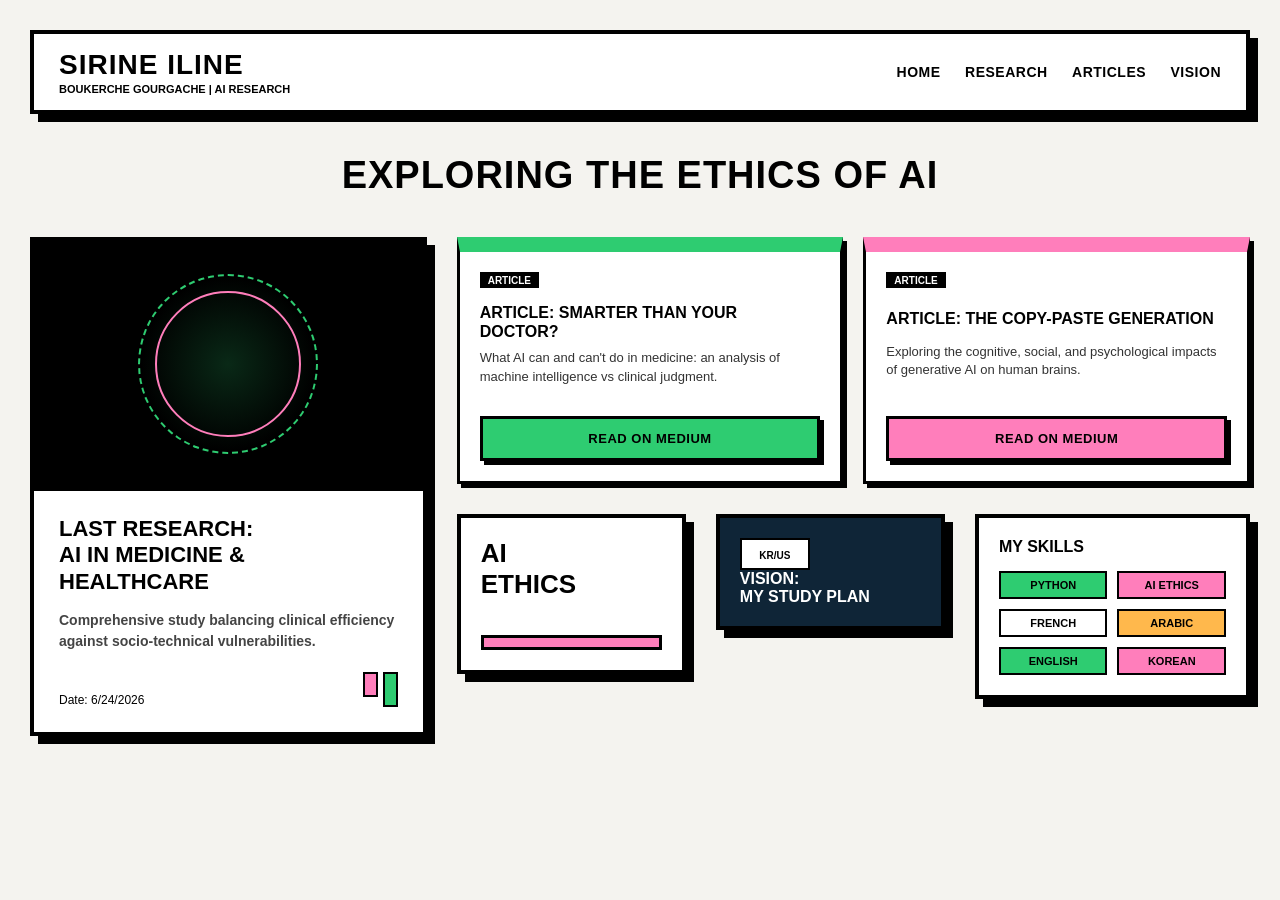
<file: index.html>
<!DOCTYPE html>
<html lang="en">
<head>
    <meta charset="UTF-8">
    <meta name="viewport" content="width=device-width, initial-scale=1.0">
    <title>Sirine | AI Research & Ethics</title>
    <link rel="stylesheet" href="style.css">
    <script src="https://identity.netlify.com/v1/netlify-identity-widget.js"></script>
</head>
<body>

    <nav class="navbar">
        <div class="brand">
            <span class="main-title">SIRINE ILINE</span>
            <span class="subtitle">BOUKERCHE GOURGACHE | AI RESEARCH</span>
        </div>
        <div class="nav-links">
            <a href="index.html">HOME</a>
            <a href="research.html">RESEARCH</a>
            <a href="articles.html">ARTICLES</a>
            <a href="vision.html">VISION</a>
        </div>
    </nav>

    <header class="main-header">
        <h1>EXPLORING THE ETHICS OF AI</h1>
    </header>

   <div class="dashboard-grid">

    <a href="paper-medicine.html" class="card-link-wrapper">
        
        <section class="main-card research-section">
            <div class="scan-container">
                <div class="brain-scan-placeholder">
                    <div class="scan-circle"></div>
                    <div class="grid-overlay"></div>
                </div>
            </div>
            <div class="card-content">
                <h2>LAST RESEARCH:<br>AI IN MEDICINE & HEALTHCARE</h2>
                <p>Comprehensive study balancing clinical efficiency against socio-technical vulnerabilities.</p>
                <div class="card-footer">
                    <span class="date">Date: 6/24/2026</span>
                    <div class="mini-graph">
                        <span class="bar bar-pink"></span>
                        <span class="bar bar-green"></span>
                    </div>
                </div>
            </div>
        </section>

    </a> <div class="right-column">
        <div class="right-column">
            
            <div class="articles-row">
    
    <article class="sub-card article-card green-top">
        <div class="article-badge">
            <span class="badge-text">ARTICLE</span>
        </div>
        <h3>ARTICLE: SMARTER THAN YOUR DOCTOR?</h3>
        <p>What AI can and can't do in medicine: an analysis of machine intelligence vs clinical judgment.</p>
        <a href="https://medium.com/@ilinesirine.boukerche/smarter-than-your-doctor-what-ai-can-and-cant-do-in-medicine-81df11a677bd" target="_blank" class="medium-btn btn-green">READ ON MEDIUM</a>
    </article>

    <article class="sub-card article-card pink-top">
        <div class="article-badge">
            <span class="badge-text">ARTICLE</span>
        </div>
        <h3>ARTICLE: THE COPY-PASTE GENERATION</h3>
        <p>Exploring the cognitive, social, and psychological impacts of generative AI on human brains.</p>
        <a href="https://medium.com/@ilinesirine.boukerche/the-effects-of-generative-ai-on-our-brains-1b8db1a6019e" target="_blank" class="medium-btn btn-pink">READ ON MEDIUM</a>
    </article>

</div>
            <div class="bottom-row">
                
                <div class="sub-card info-card ethics-card">
                    <h2>AI<br>ETHICS</h2>
                    <div class="color-stripe-pink"></div>
                </div>

               <a href="vision.html" class="card-link-wrapper">
    <div class="sub-card info-card yonsei-card">
        <div class="yonsei-badge">
            <span class="badge-text">KR/US</span>
        </div>
        <h3>VISION:<br>MY STUDY PLAN</h3>
    </div>
</a>

                <div class="sub-card skills-card">
                    <h3>MY SKILLS</h3>
                    <div class="skills-grid">
                        <span class="tag green-tag">PYTHON</span>
                        <span class="tag pink-tag">AI ETHICS</span>
                        <span class="tag white-tag">FRENCH</span>
                        <span class="tag orange-tag">ARABIC</span>
                        <span class="tag green-tag">ENGLISH</span>
                        <span class="tag pink-tag">KOREAN</span>
                    </div>
                </div>

            </div>

        </div>

    </div>

</body>
</html>
</file>
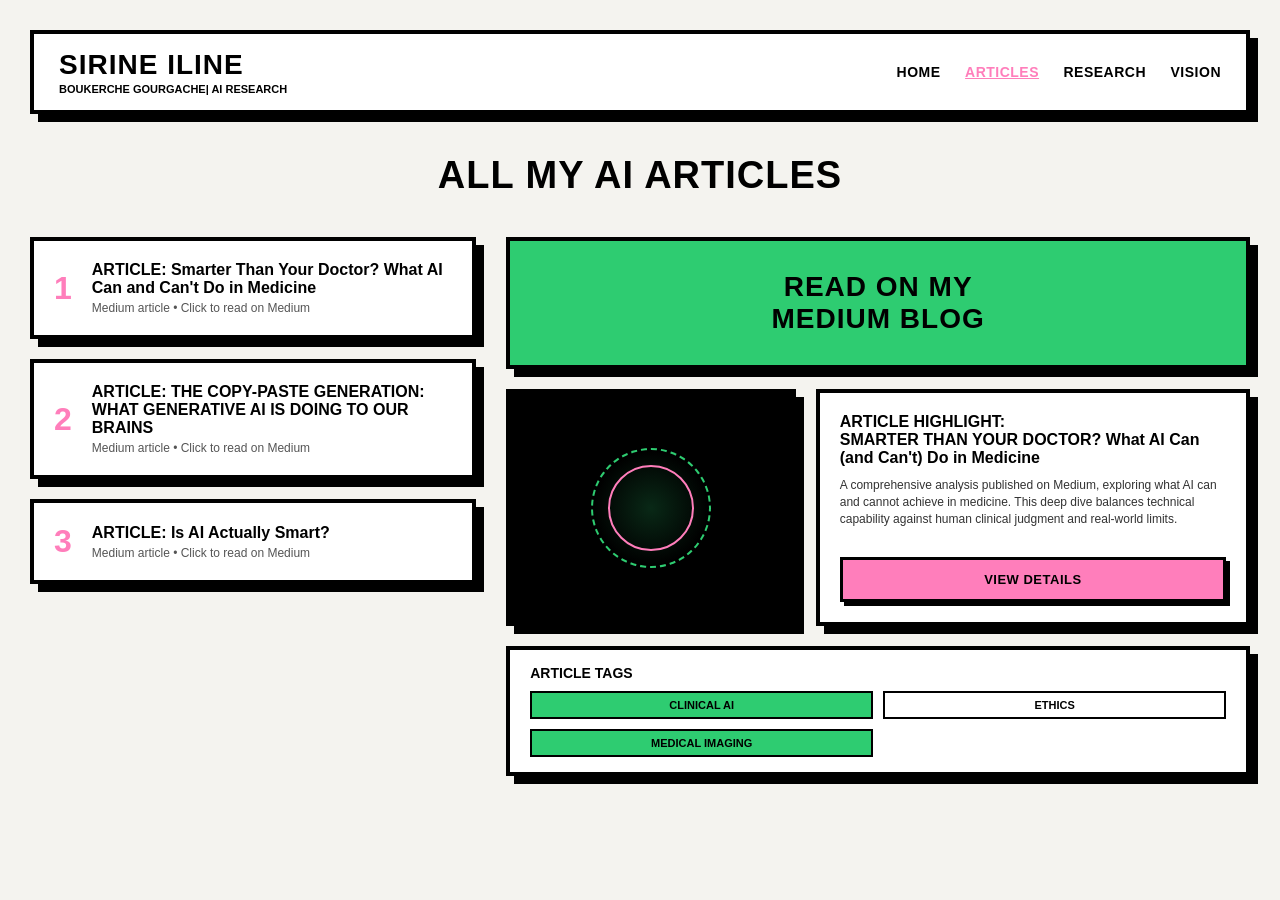
<file: articles.html>
<!DOCTYPE html>
<html lang="en">
<head>
    <meta charset="UTF-8">
    <meta name="viewport" content="width=device-width, initial-scale=1.0">
    <title>Sirine | All My AI Articles</title>
    <link rel="stylesheet" href="style.css">
</head>
<body>

    <nav class="navbar">
        <div class="brand">
            <span class="main-title">SIRINE ILINE</span>
            <span class="subtitle">BOUKERCHE GOURGACHE| AI RESEARCH</span>
        </div>
        <div class="nav-links">
            <a href="index.html">HOME</a>
            <a href="articles.html" class="active-link">ARTICLES</a>
            <a href="index.html#research">RESEARCH</a>
            <a href="vision.html">VISION</a>
        </div>
    </nav>

    <header class="main-header">
        <h1>ALL MY AI ARTICLES</h1>
    </header>

    <div class="dashboard-grid grid-articles-page">
        
        <div class="left-column-list">
            
            <div class="sub-card list-item-card">
    <div class="list-number">1</div>
    <div class="list-text">
        <h3><a href="https://medium.com/@ilinesirine.boukerche/smarter-than-your-doctor-what-ai-can-and-cant-do-in-medicine-81df11a677bd" target="_blank">ARTICLE: Smarter Than Your Doctor? What AI Can and Can't Do in Medicine</a></h3>
        <p>Medium article • Click to read on Medium</p>
    </div>
</div>

<div class="sub-card list-item-card">
    <div class="list-number">2</div>
    <div class="list-text">
        <h3><a href="https://medium.com/@ilinesirine.boukerche/the-effects-of-generative-ai-on-our-brains-1b8db1a6019e" target="_blank" style="color: black; text-decoration: none;">ARTICLE: THE COPY-PASTE GENERATION: WHAT GENERATIVE AI IS DOING TO OUR BRAINS</a></h3>
        <p>Medium article • Click to read on Medium</p>
    </div>
</div>
<div class="sub-card list-item-card">
    <div class="list-number">3</div>
    <div class="list-text">
        <h3><a href="https://medium.com/@ilinesirine.boukerche/is-ai-actually-smart-148c50c962f9" target="_blank">ARTICLE: Is AI Actually Smart?</a></h3>
        <p>Medium article • Click to read on Medium</p>
    </div>
</div>

        </div>

        <div class="right-column-content">
            
            <a href="https://medium.com/@ilinesirine.boukerche" target="_blank" class="sub-card medium-blog-banner">
                <h2>READ ON MY<br>MEDIUM BLOG</h2>
            </a>

            <div class="articles-row-split">
                
                <div class="sub-card preview-image-card">
                    <div class="brain-scan-placeholder style-dark">
                        <div class="scan-circle"></div>
                    </div>
                </div>

               <div class="sub-card highlight-detail-card">
    <h3>ARTICLE HIGHLIGHT:<br>SMARTER THAN YOUR DOCTOR? What AI Can (and Can't) Do in Medicine</h3>
    <p>A comprehensive analysis published on Medium, exploring what AI can and cannot achieve in medicine. This deep dive balances technical capability against human clinical judgment and real-world limits.</p>
    <a href="https://medium.com/@ilinesirine.boukerche/smarter-than-your-doctor-what-ai-can-and-cant-do-in-medicine-81df11a677bd" target="_blank" class="medium-btn btn-pink">VIEW DETAILS</a>
</div>
            </div>

            <div class="sub-card tags-container-card">
                <h3>ARTICLE TAGS</h3>
                <div class="skills-grid">
                    <span class="tag green-tag">CLINICAL AI</span>
                    <span class="tag white-tag">ETHICS</span>
                    <span class="tag green-tag">MEDICAL IMAGING</span>
                </div>
            </div>

        </div>

    </div>

</body>
</html>
</file>
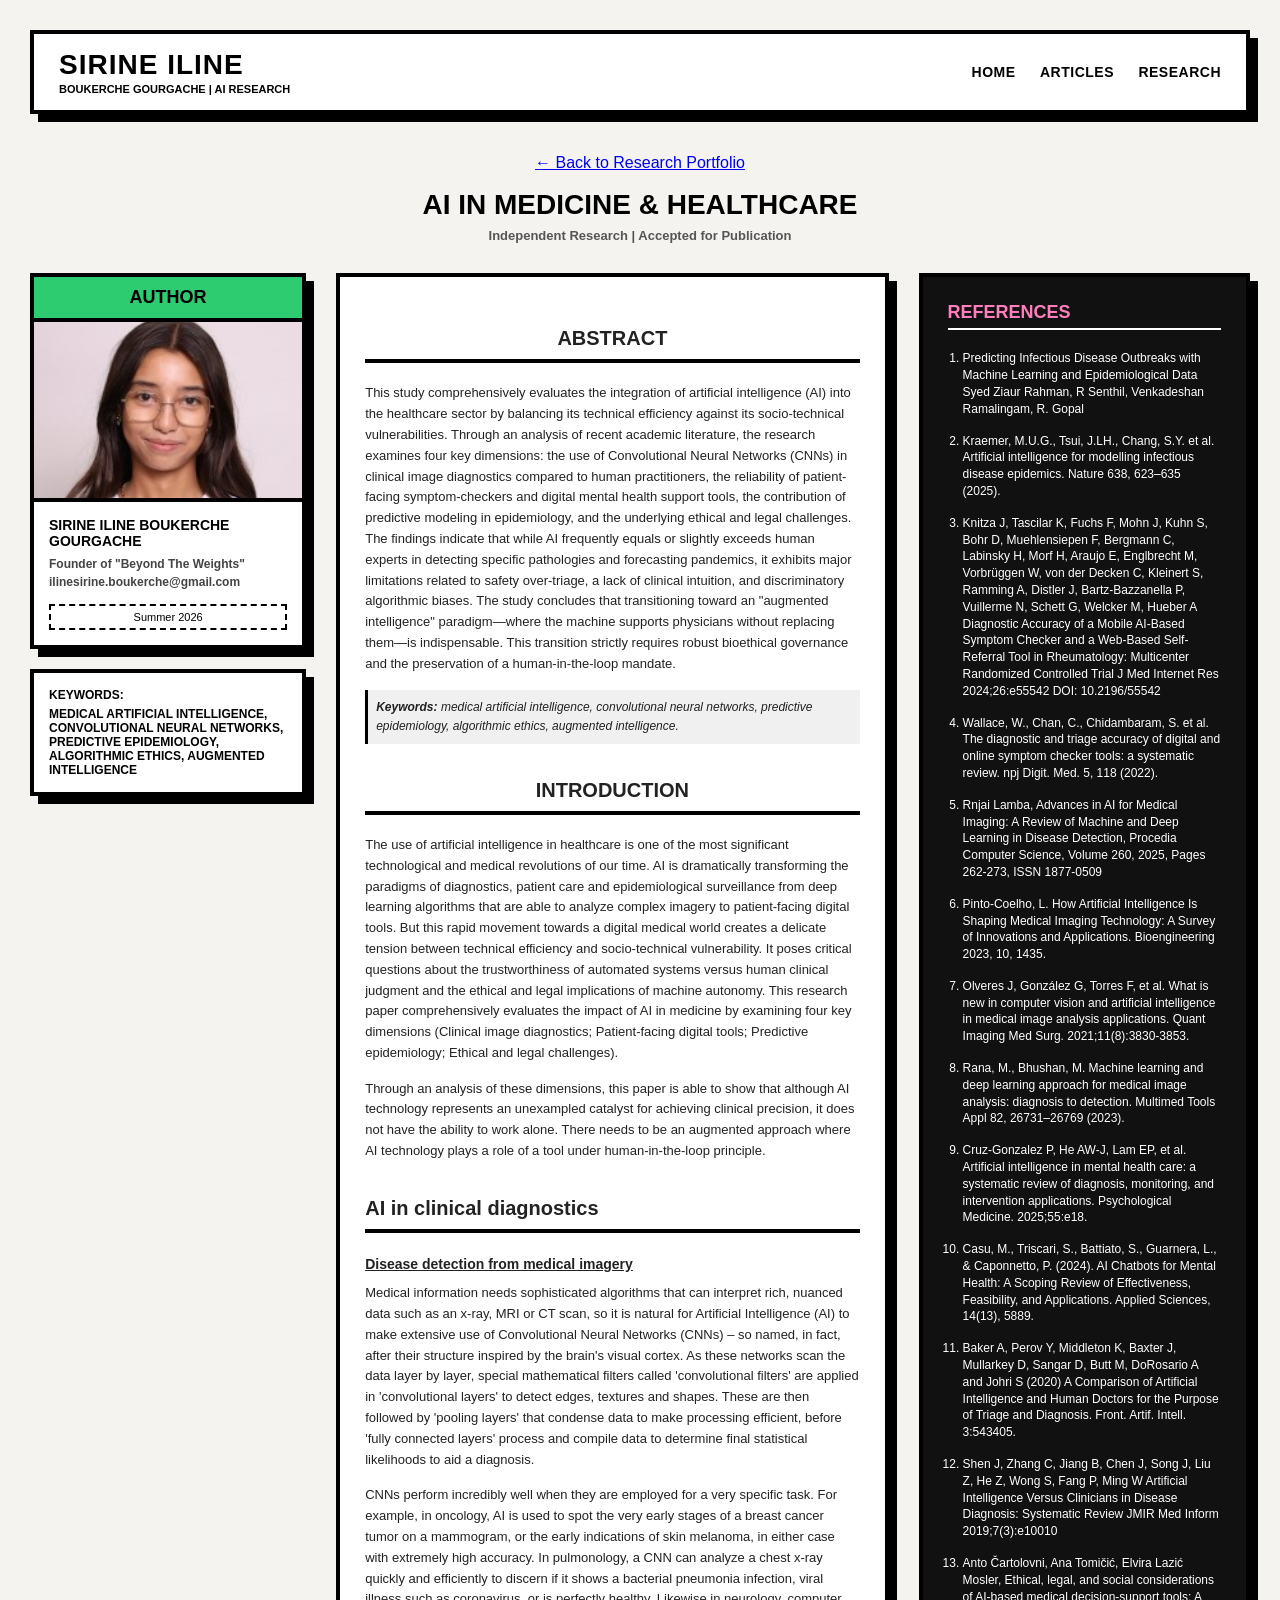
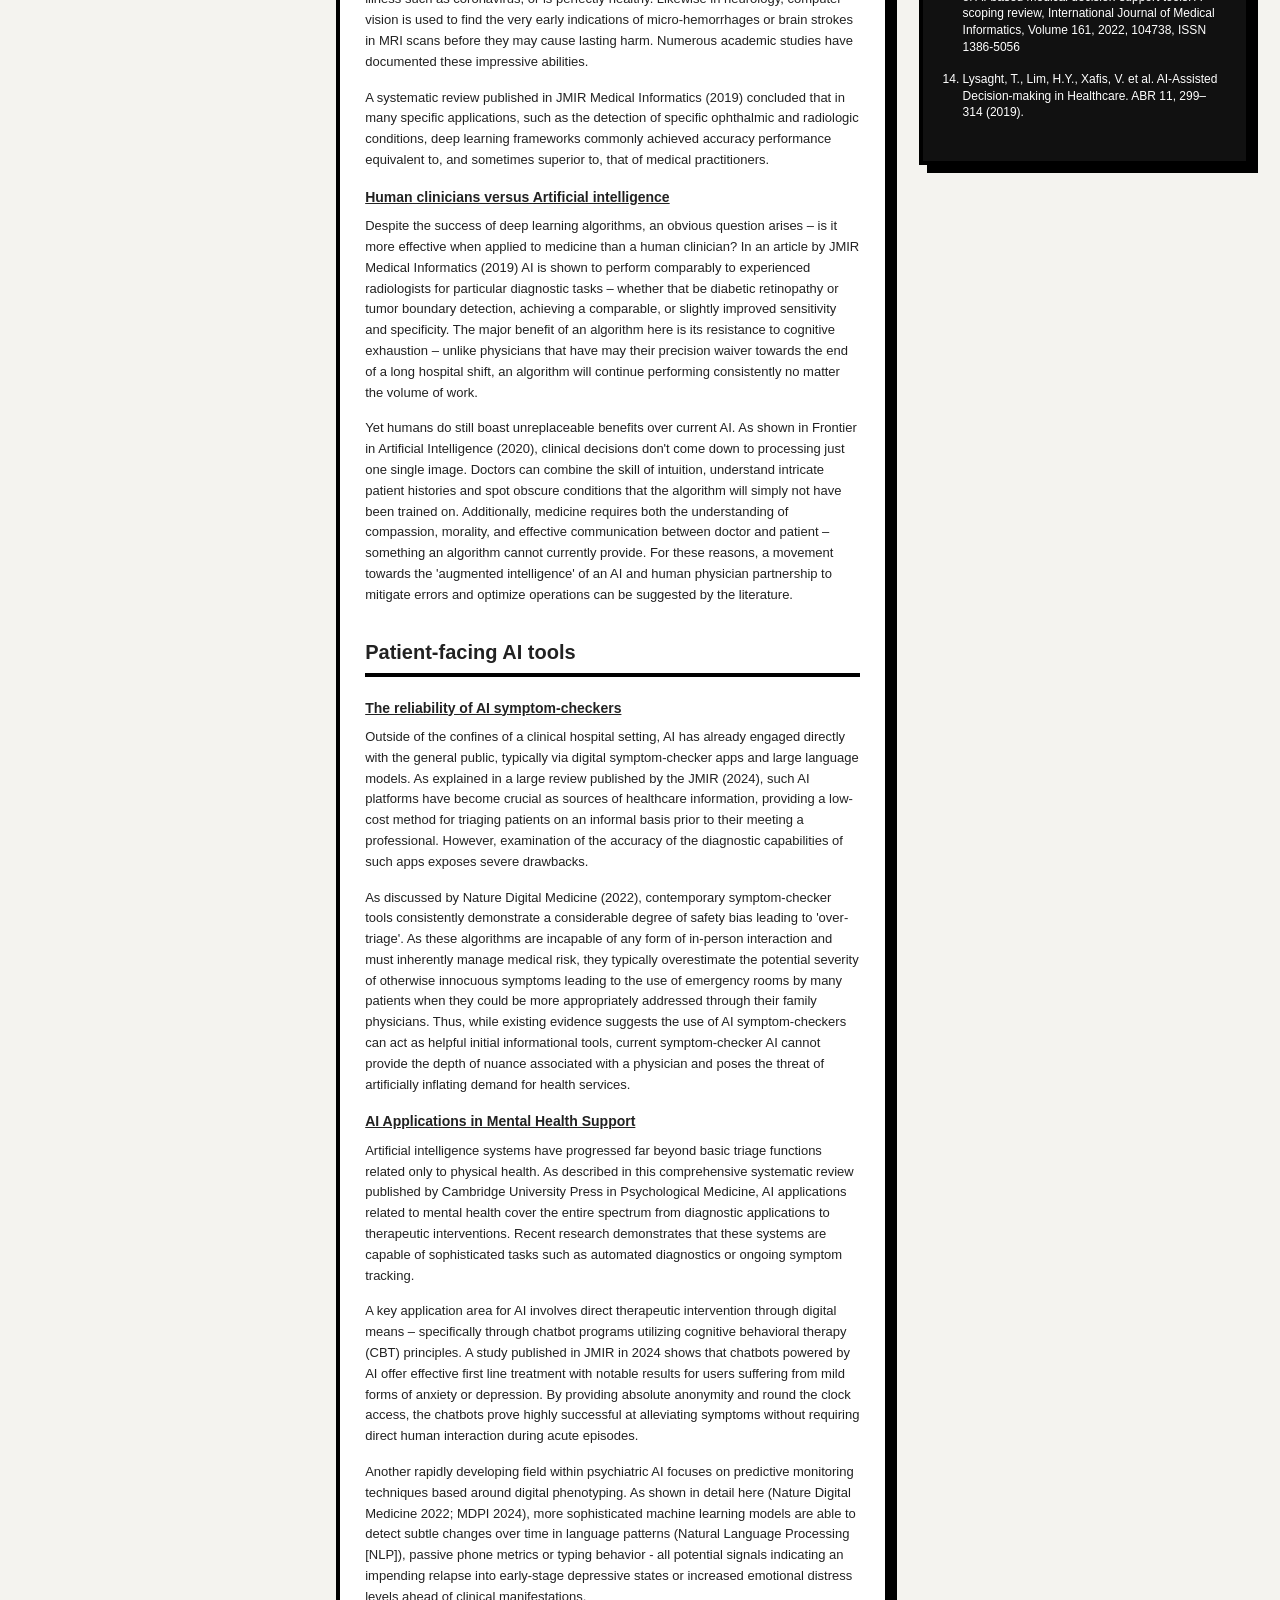
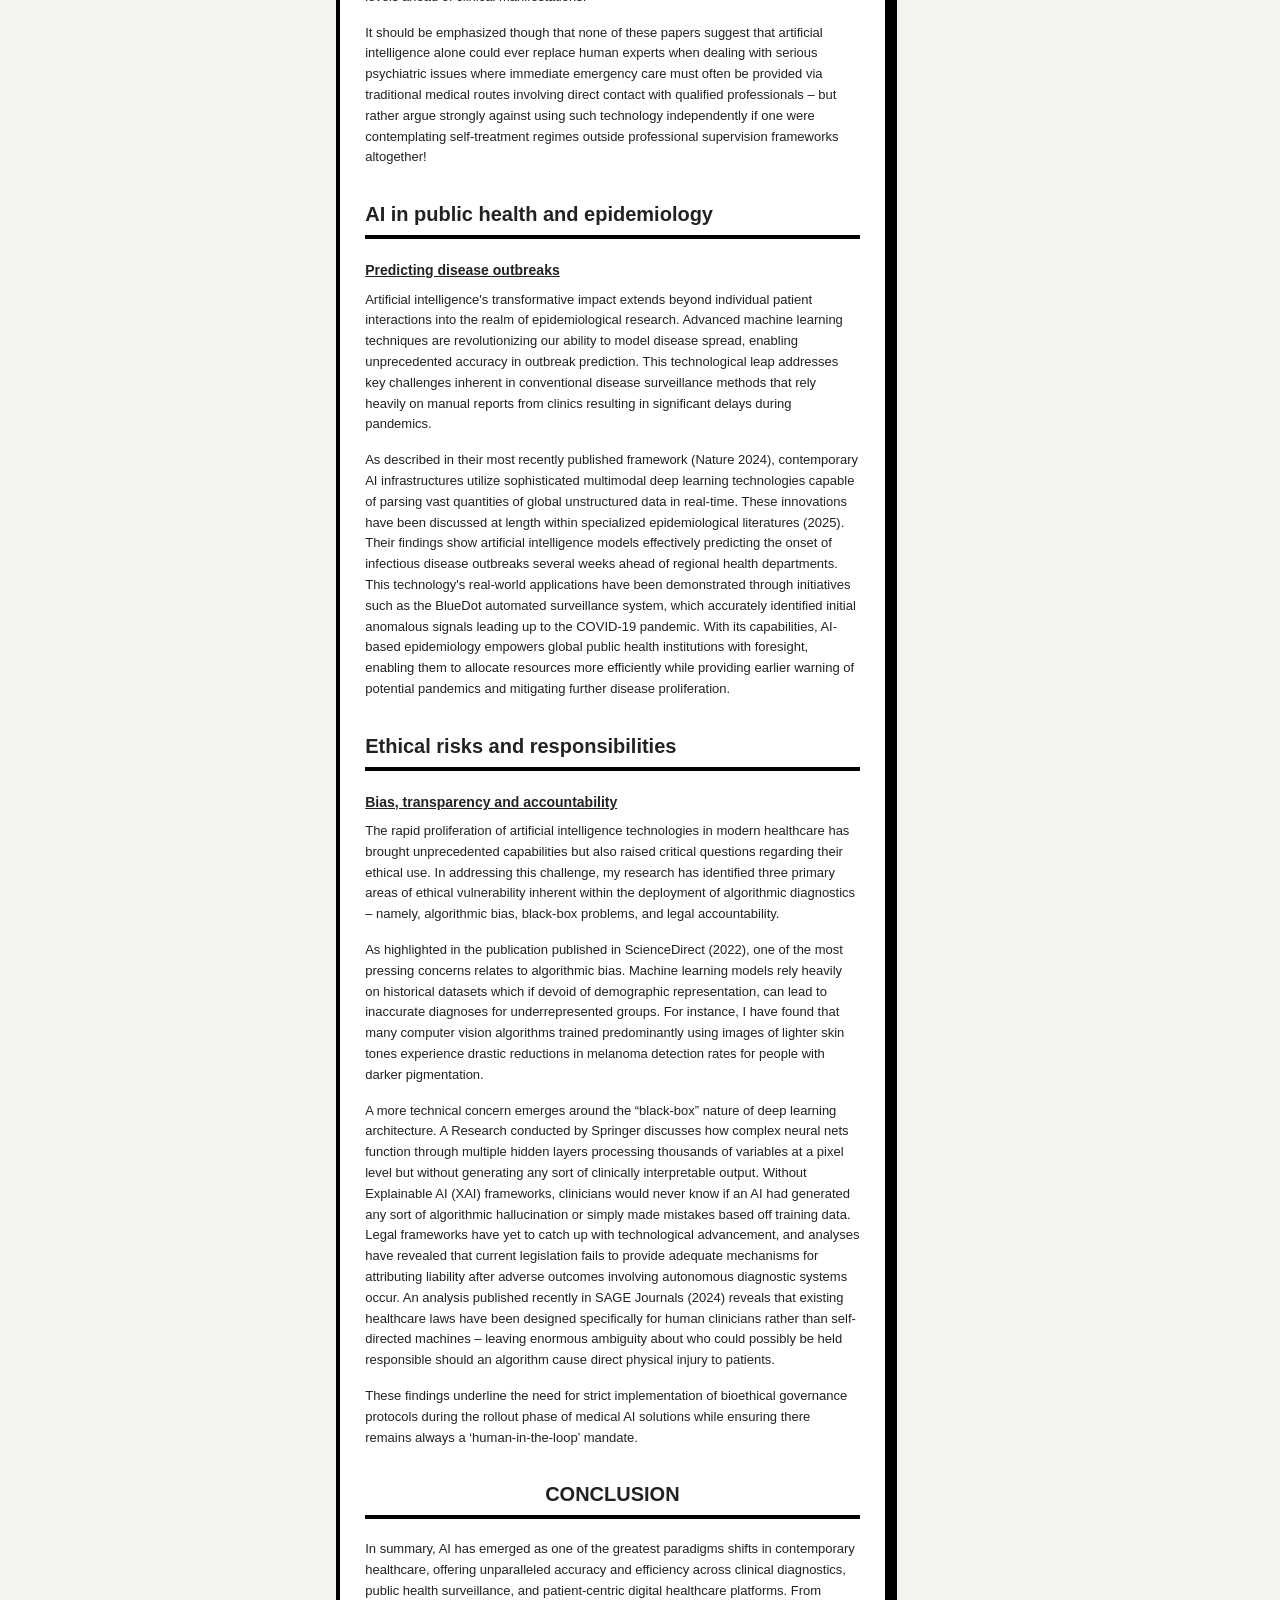
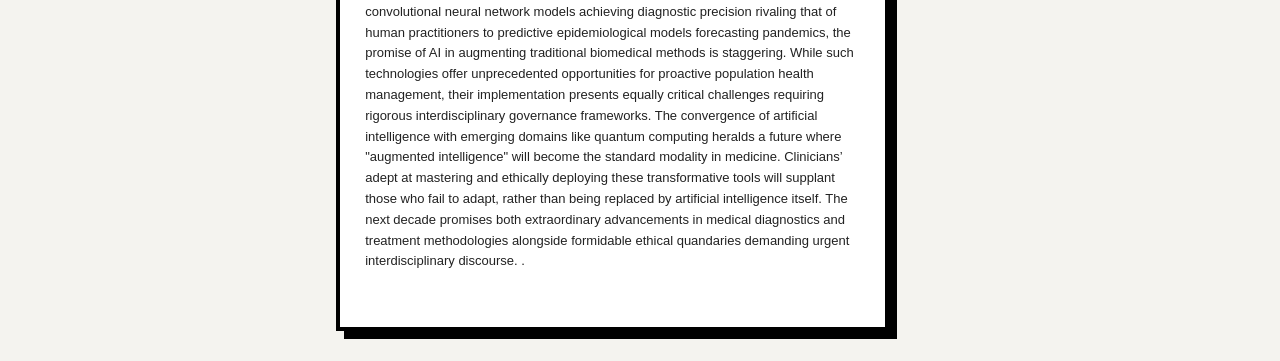
<file: paper-medicine.html>
<!DOCTYPE html>
<html lang="en">
<head>
    <meta charset="UTF-8">
    <meta name="viewport" content="width=device-width, initial-scale=1.0">
    <title>AI in Medicine | Research Paper</title>
    <link rel="stylesheet" href="style.css">
</head>
<body>

    <nav class="navbar">
        <div class="brand">
            <span class="main-title">SIRINE ILINE</span>
            <span class="subtitle">BOUKERCHE GOURGACHE | AI RESEARCH</span>
        </div>
        <div class="nav-links">
            <a href="index.html">HOME</a>
            <a href="articles.html">ARTICLES</a>
            <a href="research.html">RESEARCH</a>
        </div>
    </nav>

    <header class="paper-main-header">
        <a href="research.html" class="back-link">← Back to Research Portfolio</a>
        <h1>AI IN MEDICINE & HEALTHCARE</h1>
        <p class="paper-sub-subtitle">Independent Research | Accepted for Publication</p>
    </header>

    <div class="paper-three-columns-grid">
        
        <aside class="paper-sidebar-left">
            <div class="sub-card author-card">
                <div class="author-title-banner">AUTHOR</div>
                
                <div class="author-photo-container">
                    <img src="ma-photo2.png" alt="Sirine Iline Boukerche" class="author-img">
                </div>

                <div class="author-info-content">
                    <h3>SIRINE ILINE BOUKERCHE GOURGACHE</h3>
                    <p class="author-role">Founder of "Beyond The Weights"</p>
                    <p class="author-email">ilinesirine.boukerche@gmail.com</p>
                    <div class="author-social-badge">Summer 2026</div>
                </div>
            </div>

            <div class="sub-card core-competencies-card">
                <h3>KEYWORDS:</h3>
                <p> MEDICAL ARTIFICIAL INTELLIGENCE, CONVOLUTIONAL NEURAL NETWORKS, PREDICTIVE EPIDEMIOLOGY, ALGORITHMIC ETHICS, AUGMENTED INTELLIGENCE</p>
            </div>
        </aside>

        <main class="main-card paper-content-center-card">
            
            <div class="paper-body-scroll">
                
                <section class="paper-section">
                    <h2 class="section-title-center">Abstract</h2>
                    <p>This study comprehensively evaluates the integration of artificial intelligence (AI) into the healthcare sector by balancing its technical efficiency against its socio-technical vulnerabilities. Through an analysis of recent academic literature, the research examines four key dimensions: the use of Convolutional Neural Networks (CNNs) in clinical image diagnostics compared to human practitioners, the reliability of patient-facing symptom-checkers and digital mental health support tools, the contribution of predictive modeling in epidemiology, and the underlying ethical and legal challenges. The findings indicate that while AI frequently equals or slightly exceeds human experts in detecting specific pathologies and forecasting pandemics, it exhibits major limitations related to safety over-triage, a lack of clinical intuition, and discriminatory algorithmic biases. The study concludes that transitioning toward an "augmented intelligence" paradigm—where the machine supports physicians without replacing them—is indispensable. This transition strictly requires robust bioethical governance and the preservation of a human-in-the-loop mandate.</p>
                    <p class="paper-keywords"><strong>Keywords:</strong> medical artificial intelligence, convolutional neural networks, predictive epidemiology, algorithmic ethics, augmented intelligence.</p>
                </section>

                <section class="paper-section">
                    <h2 class="section-title-center">Introduction</h2>
                    <p>The use of artificial intelligence in healthcare is one of the most significant technological and medical revolutions of our time. AI is dramatically transforming the paradigms of diagnostics, patient care and epidemiological surveillance from deep learning algorithms that are able to analyze complex imagery to patient-facing digital tools. But this rapid movement towards a digital medical world creates a delicate tension between technical efficiency and socio-technical vulnerability. It poses critical questions about the trustworthiness of automated systems versus human clinical judgment and the ethical and legal implications of machine autonomy. This research paper comprehensively evaluates the impact of AI in medicine by examining four key dimensions (Clinical image diagnostics; Patient-facing digital tools; Predictive epidemiology; Ethical and legal challenges).</p>
                    <p>Through an analysis of these dimensions, this paper is able to show that although AI technology represents an unexampled catalyst for achieving clinical precision, it does not have the ability to work alone. There needs to be an augmented approach where AI technology plays a role of a tool under human-in-the-loop principle.</p>
                </section>

                <section class="paper-section">
                    <h2 class="paper-main-section-title">AI in clinical diagnostics</h2>
                    
                    <h3>Disease detection from medical imagery</h3>
                    <p>Medical information needs sophisticated algorithms that can interpret rich, nuanced data such as an x-ray, MRI or CT scan, so it is natural for Artificial Intelligence (AI) to make extensive use of Convolutional Neural Networks (CNNs) – so named, in fact, after their structure inspired by the brain's visual cortex. As these networks scan the data layer by layer, special mathematical filters called 'convolutional filters' are applied in 'convolutional layers' to detect edges, textures and shapes. These are then followed by 'pooling layers' that condense data to make processing efficient, before 'fully connected layers' process and compile data to determine final statistical likelihoods to aid a diagnosis.</p>
                    
                   

                    <p>CNNs perform incredibly well when they are employed for a very specific task. For example, in oncology, AI is used to spot the very early stages of a breast cancer tumor on a mammogram, or the early indications of skin melanoma, in either case with extremely high accuracy. In pulmonology, a CNN can analyze a chest x-ray quickly and efficiently to discern if it shows a bacterial pneumonia infection, viral illness such as coronavirus, or is perfectly healthy. Likewise in neurology, computer vision is used to find the very early indications of micro-hemorrhages or brain strokes in MRI scans before they may cause lasting harm. Numerous academic studies have documented these impressive abilities.</p>
                    <p>A systematic review published in JMIR Medical Informatics (2019) concluded that in many specific applications, such as the detection of specific ophthalmic and radiologic conditions, deep learning frameworks commonly achieved accuracy performance equivalent to, and sometimes superior to, that of medical practitioners.</p>
                    
                    <h3>Human clinicians versus Artificial intelligence</h3>
                    <p>Despite the success of deep learning algorithms, an obvious question arises – is it more effective when applied to medicine than a human clinician? In an article by JMIR Medical Informatics (2019) AI is shown to perform comparably to experienced radiologists for particular diagnostic tasks – whether that be diabetic retinopathy or tumor boundary detection, achieving a comparable, or slightly improved sensitivity and specificity. The major benefit of an algorithm here is its resistance to cognitive exhaustion – unlike physicians that have may their precision waiver towards the end of a long hospital shift, an algorithm will continue performing consistently no matter the volume of work.</p>
                    <p>Yet humans do still boast unreplaceable benefits over current AI. As shown in Frontier in Artificial Intelligence (2020), clinical decisions don't come down to processing just one single image. Doctors can combine the skill of intuition, understand intricate patient histories and spot obscure conditions that the algorithm will simply not have been trained on. Additionally, medicine requires both the understanding of compassion, morality, and effective communication between doctor and patient – something an algorithm cannot currently provide. For these reasons, a movement towards the 'augmented intelligence' of an AI and human physician partnership to mitigate errors and optimize operations can be suggested by the literature.</p>
                </section>

                <section class="paper-section">
                    <h2 class="paper-main-section-title">Patient-facing AI tools</h2>
                    
                    <h3>The reliability of AI symptom-checkers</h3>
                    <p>Outside of the confines of a clinical hospital setting, AI has already engaged directly with the general public, typically via digital symptom-checker apps and large language models. As explained in a large review published by the JMIR (2024), such AI platforms have become crucial as sources of healthcare information, providing a low-cost method for triaging patients on an informal basis prior to their meeting a professional. However, examination of the accuracy of the diagnostic capabilities of such apps exposes severe drawbacks.</p>
                    <p>As discussed by Nature Digital Medicine (2022), contemporary symptom-checker tools consistently demonstrate a considerable degree of safety bias leading to 'over-triage'. As these algorithms are incapable of any form of in-person interaction and must inherently manage medical risk, they typically overestimate the potential severity of otherwise innocuous symptoms leading to the use of emergency rooms by many patients when they could be more appropriately addressed through their family physicians. Thus, while existing evidence suggests the use of AI symptom-checkers can act as helpful initial informational tools, current symptom-checker AI cannot provide the depth of nuance associated with a physician and poses the threat of artificially inflating demand for health services.</p>
                    
                    <h3>AI Applications in Mental Health Support</h3>
                    <p>Artificial intelligence systems have progressed far beyond basic triage functions related only to physical health. As described in this comprehensive systematic review published by Cambridge University Press in Psychological Medicine, AI applications related to mental health cover the entire spectrum from diagnostic applications to therapeutic interventions. Recent research demonstrates that these systems are capable of sophisticated tasks such as automated diagnostics or ongoing symptom tracking.</p>
                    <p>A key application area for AI involves direct therapeutic intervention through digital means – specifically through chatbot programs utilizing cognitive behavioral therapy (CBT) principles. A study published in JMIR in 2024 shows that chatbots powered by AI offer effective first line treatment with notable results for users suffering from mild forms of anxiety or depression. By providing absolute anonymity and round the clock access, the chatbots prove highly successful at alleviating symptoms without requiring direct human interaction during acute episodes.</p>
                    <p>Another rapidly developing field within psychiatric AI focuses on predictive monitoring techniques based around digital phenotyping. As shown in detail here (Nature Digital Medicine 2022; MDPI 2024), more sophisticated machine learning models are able to detect subtle changes over time in language patterns (Natural Language Processing [NLP]), passive phone metrics or typing behavior - all potential signals indicating an impending relapse into early-stage depressive states or increased emotional distress levels ahead of clinical manifestations.</p>
                    <p>It should be emphasized though that none of these papers suggest that artificial intelligence alone could ever replace human experts when dealing with serious psychiatric issues where immediate emergency care must often be provided via traditional medical routes involving direct contact with qualified professionals – but rather argue strongly against using such technology independently if one were contemplating self-treatment regimes outside professional supervision frameworks altogether!</p>
                </section>

                <section class="paper-section">
                    <h2 class="paper-main-section-title">AI in public health and epidemiology</h2>
                    
                    <h3>Predicting disease outbreaks</h3>
                    <p>Artificial intelligence's transformative impact extends beyond individual patient interactions into the realm of epidemiological research. Advanced machine learning techniques are revolutionizing our ability to model disease spread, enabling unprecedented accuracy in outbreak prediction. This technological leap addresses key challenges inherent in conventional disease surveillance methods that rely heavily on manual reports from clinics resulting in significant delays during pandemics.</p>
                    <p>As described in their most recently published framework (Nature 2024), contemporary AI infrastructures utilize sophisticated multimodal deep learning technologies capable of parsing vast quantities of global unstructured data in real-time. These innovations have been discussed at length within specialized epidemiological literatures (2025). Their findings show artificial intelligence models effectively predicting the onset of infectious disease outbreaks several weeks ahead of regional health departments. This technology's real-world applications have been demonstrated through initiatives such as the BlueDot automated surveillance system, which accurately identified initial anomalous signals leading up to the COVID-19 pandemic. With its capabilities, AI-based epidemiology empowers global public health institutions with foresight, enabling them to allocate resources more efficiently while providing earlier warning of potential pandemics and mitigating further disease proliferation.</p>
                </section>

                <section class="paper-section">
                    <h2 class="paper-main-section-title">Ethical risks and responsibilities</h2>
                    
                    <h3>Bias, transparency and accountability</h3>
                    <p>The rapid proliferation of artificial intelligence technologies in modern healthcare has brought unprecedented capabilities but also raised critical questions regarding their ethical use. In addressing this challenge, my research has identified three primary areas of ethical vulnerability inherent within the deployment of algorithmic diagnostics – namely, algorithmic bias, black-box problems, and legal accountability.</p>
                    <p>As highlighted in the publication published in ScienceDirect (2022), one of the most pressing concerns relates to algorithmic bias. Machine learning models rely heavily on historical datasets which if devoid of demographic representation, can lead to inaccurate diagnoses for underrepresented groups. For instance, I have found that many computer vision algorithms trained predominantly using images of lighter skin tones experience drastic reductions in melanoma detection rates for people with darker pigmentation.</p>
                    <p>A more technical concern emerges around the “black-box” nature of deep learning architecture. A Research conducted by Springer discusses how complex neural nets function through multiple hidden layers processing thousands of variables at a pixel level but without generating any sort of clinically interpretable output. Without Explainable AI (XAI) frameworks, clinicians would never know if an AI had generated any sort of algorithmic hallucination or simply made mistakes based off training data. Legal frameworks have yet to catch up with technological advancement, and analyses have revealed that current legislation fails to provide adequate mechanisms for attributing liability after adverse outcomes involving autonomous diagnostic systems occur. An analysis published recently in SAGE Journals (2024) reveals that existing healthcare laws have been designed specifically for human clinicians rather than self-directed machines – leaving enormous ambiguity about who could possibly be held responsible should an algorithm cause direct physical injury to patients.</p>
                    <p>These findings underline the need for strict implementation of bioethical governance protocols during the rollout phase of medical AI solutions while ensuring there remains always a ‘human-in-the-loop’ mandate.</p>
                </section>

                <section class="paper-section">
                    <h2 class="section-title-center">Conclusion</h2>
                    <p>In summary, AI has emerged as one of the greatest paradigms shifts in contemporary healthcare, offering unparalleled accuracy and efficiency across clinical diagnostics, public health surveillance, and patient-centric digital healthcare platforms. From convolutional neural network models achieving diagnostic precision rivaling that of human practitioners to predictive epidemiological models forecasting pandemics, the promise of AI in augmenting traditional biomedical methods is staggering. While such technologies offer unprecedented opportunities for proactive population health management, their implementation presents equally critical challenges requiring rigorous interdisciplinary governance frameworks.
The convergence of artificial intelligence with emerging domains like quantum computing heralds a future where "augmented intelligence" will become the standard modality in medicine. Clinicians’ adept at mastering and ethically deploying these transformative tools will supplant those who fail to adapt, rather than being replaced by artificial intelligence itself. The next decade promises both extraordinary advancements in medical diagnostics and treatment methodologies alongside formidable ethical quandaries demanding urgent interdisciplinary discourse.
.</p>
                </section>

            </div>
        </main>

        <aside class="paper-sidebar-right">
            <div class="sub-card references-card">
                <h3>REFERENCES</h3>
                <ol class="references-list">
                    <li>Predicting Infectious Disease Outbreaks with Machine Learning and Epidemiological Data Syed Ziaur Rahman, R Senthil, Venkadeshan Ramalingam, R. Gopal </li>
                    <li>Kraemer, M.U.G., Tsui, J.LH., Chang, S.Y. et al. Artificial intelligence for modelling infectious disease epidemics. Nature 638, 623–635 (2025). </li>
                    <li>Knitza J, Tascilar K, Fuchs F, Mohn J, Kuhn S, Bohr D, Muehlensiepen F, Bergmann C, Labinsky H, Morf H, Araujo E, Englbrecht M, Vorbrüggen W, von der Decken C, Kleinert S, Ramming A, Distler J, Bartz-Bazzanella P, Vuillerme N, Schett G, Welcker M, Hueber A Diagnostic Accuracy of a Mobile AI-Based Symptom Checker and a Web-Based Self-Referral Tool in Rheumatology: Multicenter Randomized Controlled Trial 
J Med Internet Res 2024;26:e55542
DOI: 10.2196/55542
</li>
                    <li>Wallace, W., Chan, C., Chidambaram, S. et al. The diagnostic and triage accuracy of digital and online symptom checker tools: a systematic review. npj Digit. Med. 5, 118 (2022).</li>
                    <li>Rnjai Lamba, Advances in AI for Medical Imaging: A Review of Machine and Deep Learning in Disease Detection, Procedia Computer Science, Volume 260, 2025, Pages 262-273, ISSN 1877-0509</li>
                    <li>Pinto-Coelho, L. How Artificial Intelligence Is Shaping Medical Imaging Technology: A Survey of Innovations and Applications. Bioengineering 2023, 10, 1435.</li>
                    <li>Olveres J, González G, Torres F, et al. What is new in computer vision and artificial intelligence in medical image analysis applications. Quant Imaging Med Surg. 2021;11(8):3830-3853. </li>
                    <li>Rana, M., Bhushan, M. Machine learning and deep learning approach for medical image analysis: diagnosis to detection. Multimed Tools Appl 82, 26731–26769 (2023).</li>
                    <li>Cruz-Gonzalez P, He AW-J, Lam EP, et al. Artificial intelligence in mental health care: a systematic review of diagnosis, monitoring, and intervention applications. Psychological Medicine. 2025;55:e18.</li>
                    <li>Casu, M., Triscari, S., Battiato, S., Guarnera, L., & Caponnetto, P. (2024). AI Chatbots for Mental Health: A Scoping Review of Effectiveness, Feasibility, and Applications. Applied Sciences, 14(13), 5889.</li>
                    <li>Baker A, Perov Y, Middleton K, Baxter J, Mullarkey D, Sangar D, Butt M, DoRosario A and Johri S (2020) A Comparison of Artificial Intelligence and Human Doctors for the Purpose of Triage and Diagnosis. Front. Artif. Intell. 3:543405.</li>
                    <li>Shen J, Zhang C, Jiang B, Chen J, Song J, Liu Z, He Z, Wong S, Fang P, Ming W Artificial Intelligence Versus Clinicians in Disease Diagnosis: Systematic Review JMIR Med Inform 2019;7(3):e10010</li>
                    <li>Anto Čartolovni, Ana Tomičić, Elvira Lazić Mosler, Ethical, legal, and social considerations of AI-based medical decision-support tools: A scoping review, International Journal of Medical Informatics, Volume 161, 2022, 104738, ISSN 1386-5056</li>
                    <li>Lysaght, T., Lim, H.Y., Xafis, V. et al. AI-Assisted Decision-making in Healthcare. ABR 11, 299–314 (2019).</li>
                </ol>
            </div>
        </aside>

    </div>

</body>
</html>
</file>
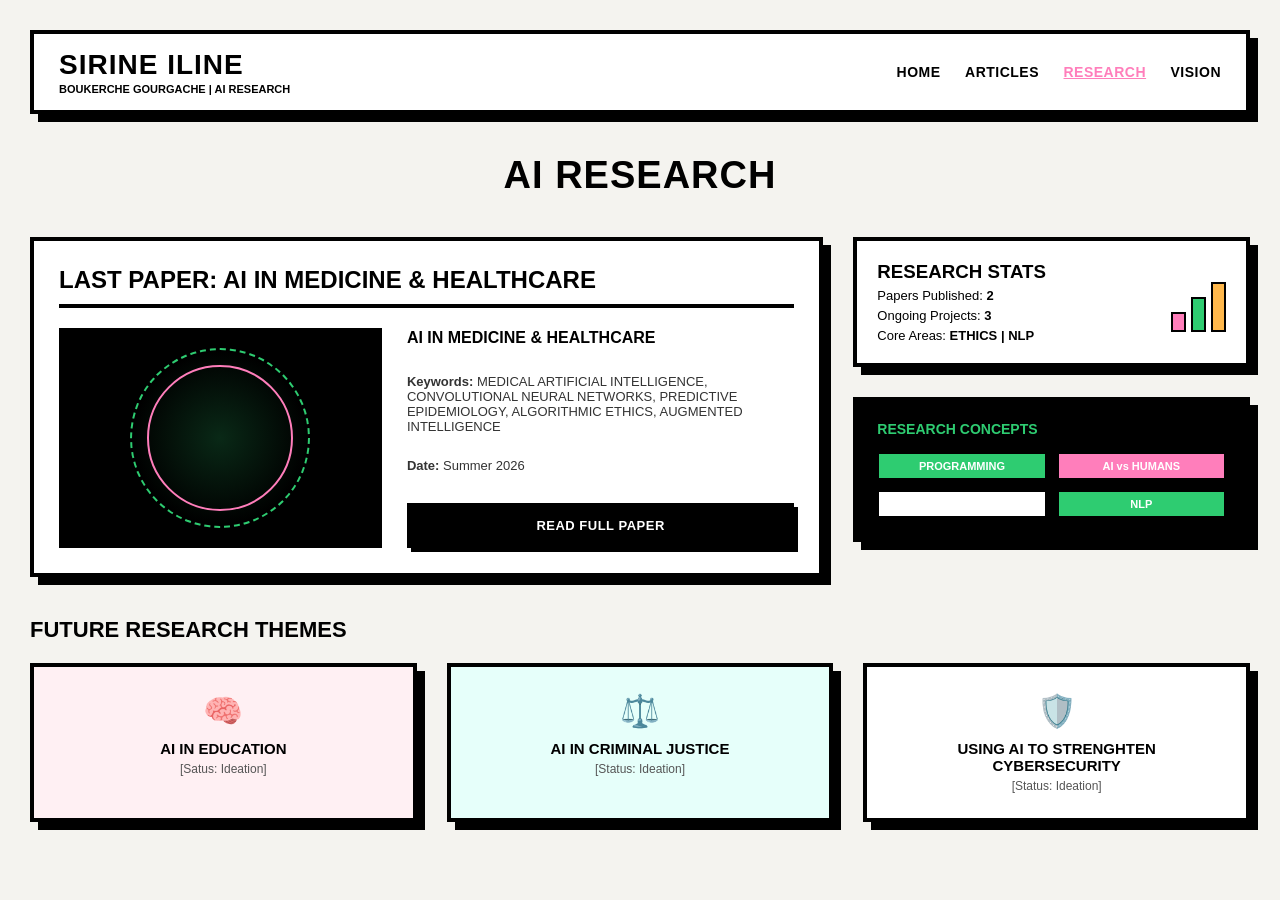
<file: research.html>
<!DOCTYPE html>
<html lang="en">
<head>
    <meta charset="UTF-8">
    <meta name="viewport" content="width=device-width, initial-scale=1.0">
    <title>Sirine | AI Research Portfolio</title>
    <link rel="stylesheet" href="style.css">
</head>
<body>

    <nav class="navbar">
        <div class="brand">
            <span class="main-title">SIRINE ILINE</span>
            <span class="subtitle">BOUKERCHE GOURGACHE | AI RESEARCH</span>
        </div>
        <div class="nav-links">
            <a href="index.html">HOME</a>
            <a href="articles.html">ARTICLES</a>
            <a href="research.html" class="active-link">RESEARCH</a>
            <a href="vision.html">VISION</a>
        </div>
    </nav>

    <header class="main-header">
        <h1>AI RESEARCH</h1>
    </header>

    <div class="dashboard-grid grid-research-page">
        
        <section class="main-card featured-research-card">
            <h2>LAST PAPER: AI IN MEDICINE & HEALTHCARE</h2>
            
            <div class="research-split-content">
                <div class="scan-container research-scan">
                    <div class="brain-scan-placeholder">
                        <div class="scan-circle"></div>
                        <div class="grid-overlay"></div>
                    </div>
                </div>
                
                <div class="research-text-details">
                    <h3>AI IN MEDICINE & HEALTHCARE</h3>
                    <p class="research-meta-tags"><strong>Keywords:</strong> MEDICAL ARTIFICIAL INTELLIGENCE, CONVOLUTIONAL NEURAL NETWORKS, PREDICTIVE EPIDEMIOLOGY, ALGORITHMIC ETHICS, AUGMENTED INTELLIGENCE</p>
                    <p class="research-date"><strong>Date:</strong> Summer 2026</p>
                    
                    <a href="paper-medicine.html" class="medium-btn btn-black-brut">READ FULL PAPER</a>
                </div>
            </div>
        </section>

        <div class="right-column-research">
            
            <div class="sub-card stats-card">
                <div class="stats-text">
                    <h3>RESEARCH STATS</h3>
                    <p>Papers Published: <strong>2</strong></p>
                    <p>Ongoing Projects: <strong>3</strong></p>
                    <p>Core Areas: <strong>ETHICS | NLP</strong></p>
                </div>
                <div class="mini-graph row-graph">
                    <span class="bar bar-pink" style="height: 20px;"></span>
                    <span class="bar bar-green" style="height: 35px;"></span>
                    <span class="bar bar-orange" style="height: 50px; background: #ffb84c;"></span>
                </div>
            </div>

            <div class="sub-card methodology-card">
                <h3>RESEARCH CONCEPTS</h3>
                <div class="skills-grid">
                    <span class="tag green-tag">PROGRAMMING</span>
                    <span class="tag pink-tag">AI vs HUMANS</span>
                    <span class="tag white-tag">ETHICS</span>
                    <span class="tag green-tag">NLP</span>
                </div>
            </div>

        </div>
    </div>

    <section class="future-themes-section">
        <h2>FUTURE RESEARCH THEMES</h2>
        
        <div class="themes-grid">
            <div class="sub-card theme-item theme-pink">
                <div class="theme-icon">🧠</div>
                <h4>AI IN EDUCATION</h4>
                <p>[Satus: Ideation]</p>
            </div>

            <div class="sub-card theme-item theme-green">
                <div class="theme-icon">⚖️</div>
                <h4>AI IN CRIMINAL JUSTICE</h4>
                <p>[Status: Ideation]</p>
            </div>

            <div class="sub-card theme-item theme-white">
                <div class="theme-icon">🛡️</div>
                <h4>USING AI TO STRENGHTEN CYBERSECURITY</h4>
                <p>[Status: Ideation]</p>
            </div>
        </div>
    </section>

</body>
</html>
</file>
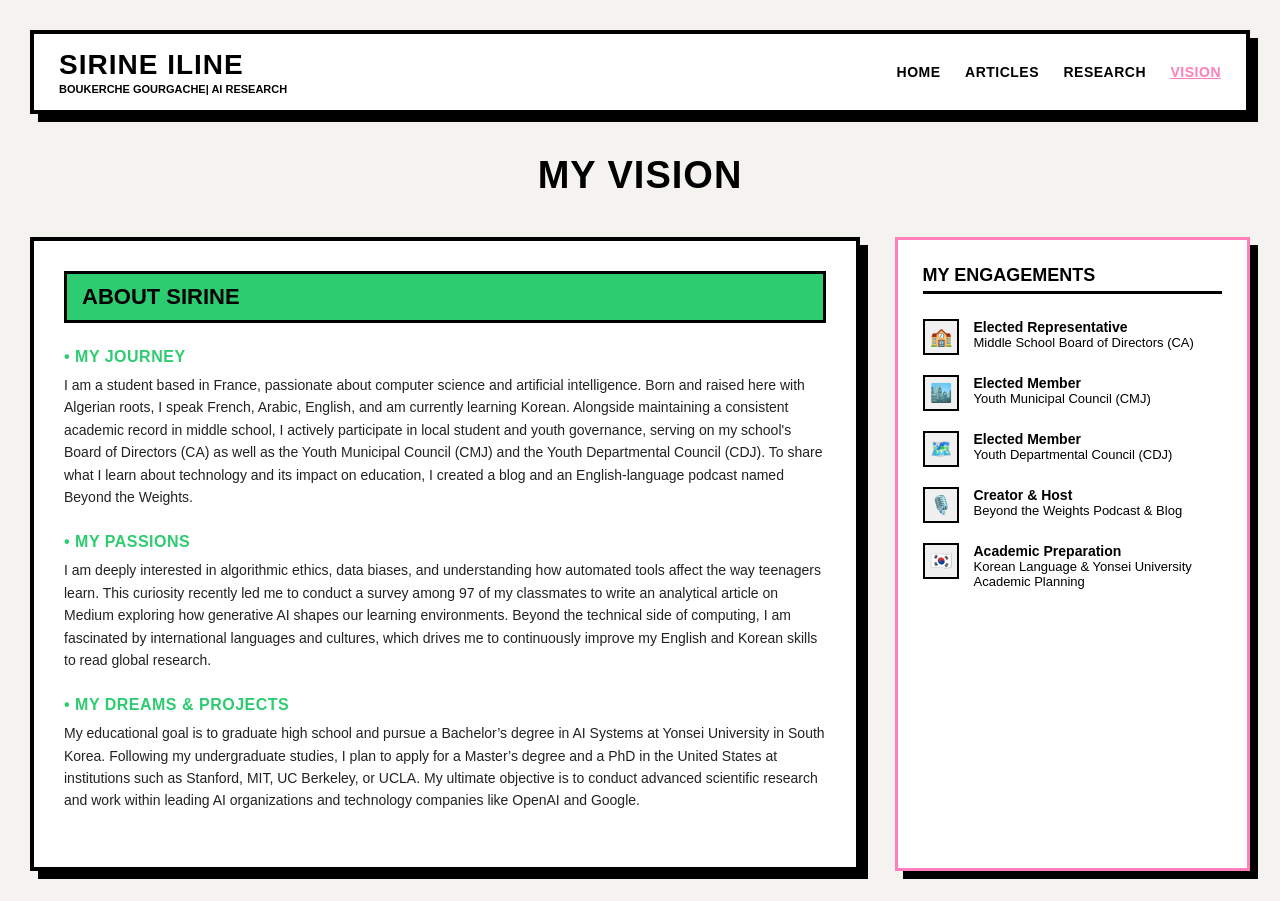
<file: vision.html>
<!DOCTYPE html>
<html lang="en">
<head>
    <meta charset="UTF-8">
    <meta name="viewport" content="width=device-width, initial-scale=1.0">
    <title>Sirine | Strategic Vision</title>
    <link rel="stylesheet" href="style.css">
</head>
<body>

    <nav class="navbar">
        <div class="brand">
            <span class="main-title">SIRINE ILINE</span>
            <span class="subtitle">BOUKERCHE GOURGACHE| AI RESEARCH</span>
        </div>
        <div class="nav-links">
            <a href="index.html">HOME</a>
            <a href="articles.html">ARTICLES</a>
            <a href="research.html">RESEARCH</a>
            <a href="vision.html" class="active-link">VISION</a>
        </div>
    </nav>

    <header class="main-header">
        <h1>MY VISION</h1>
    </header>

    <div class="dashboard-grid grid-vision-page">
        
       <main class="main-card vision-profile-card">
            <h2 class="vision-block-title green-banner">ABOUT SIRINE</h2>
            
            <div class="vision-text-section">
                <h3>• MY JOURNEY</h3>
                <p>I am a student based in France, passionate about computer science and artificial intelligence. Born and raised here with Algerian roots, I speak French, Arabic, English, and am currently learning Korean. Alongside maintaining a consistent academic record in middle school, I actively participate in local student and youth governance, serving on my school's Board of Directors (CA) as well as the Youth Municipal Council (CMJ) and the Youth Departmental Council (CDJ). To share what I learn about technology and its impact on education, I created a blog and an English-language podcast named Beyond the Weights.</p>
            </div>

            <div class="vision-text-section">
                <h3>• MY PASSIONS</h3>
                <p>I am deeply interested in algorithmic ethics, data biases, and understanding how automated tools affect the way teenagers learn. This curiosity recently led me to conduct a survey among 97 of my classmates to write an analytical article on Medium exploring how generative AI shapes our learning environments. Beyond the technical side of computing, I am fascinated by international languages and cultures, which drives me to continuously improve my English and Korean skills to read global research.</p>
            </div>

            <div class="vision-text-section">
                <h3>• MY DREAMS & PROJECTS</h3>
                <p>My educational goal is to graduate high school and pursue a Bachelor’s degree in AI Systems at Yonsei University in South Korea. Following my undergraduate studies, I plan to apply for a Master’s degree and a PhD in the United States at institutions such as Stanford, MIT, UC Berkeley, or UCLA. My ultimate objective is to conduct advanced scientific research and work within leading AI organizations and technology companies like OpenAI and Google.</p>
            </div>
        </main>

        <aside class="sub-card vision-engagements-card">
            <h2 class="engagements-title">MY ENGAGEMENTS</h2>
            
            <ul class="engagements-list">
    <li>
        <span class="engagement-icon">🏫</span>
        <div class="engagement-details">
            <strong>Elected Representative</strong>
            Middle School Board of Directors (CA)
        </div>
    </li>
    <li>
        <span class="engagement-icon">🏙️</span>
        <div class="engagement-details">
            <strong>Elected Member</strong>
            Youth Municipal Council (CMJ)
        </div>
    </li>
    <li>
        <span class="engagement-icon">🗺️</span>
        <div class="engagement-details">
            <strong>Elected Member</strong>
            Youth Departmental Council (CDJ)
        </div>
    </li>
    <li>
        <span class="engagement-icon">🎙️</span>
        <div class="engagement-details">
            <strong>Creator & Host</strong>
            Beyond the Weights Podcast & Blog
        </div>
    </li>
    <li>
        <span class="engagement-icon">🇰🇷</span>
        <div class="engagement-details">
            <strong>Academic Preparation</strong>
            Korean Language & Yonsei University Academic Planning
        </div>
    </li>
</ul>
</file>
<file: style.css>
/* PALETTE DE COULEURS ET POLICES */
:root {
    --bg-color: #f4f3ef; /* Fond beige très clair/épuré */
    --black: #000000;
    --white: #ffffff;
    --pink: #ff7ebb;    /* Rose vif moderne */
    --green: #2ecc71;   /* Vert tech */
    --orange: #ffb84c;  /* Orange pour la variété */
}

* {
    box-sizing: border-box;
    margin: 0;
    padding: 0;
}

body {
    background-color: var(--bg-color);
    font-family: 'Arial Black', 'Impact', sans-serif; /* Style de police très gras et carré */
    color: var(--black);
    padding: 30px;
}

/* MENUS / NAVIGATION */
.navbar {
    display: flex;
    justify-content: space-between;
    align-items: center;
    background: var(--white);
    border: 4px solid var(--black);
    padding: 15px 25px;
    box-shadow: 8px 8px 0px var(--black);
    margin-bottom: 40px;
}

.brand {
    display: flex;
    flex-direction: column;
}

.main-title {
    font-size: 28px;
    font-weight: 900;
    letter-spacing: 1px;
}

.subtitle {
    font-family: Arial, sans-serif;
    font-size: 11px;
    font-weight: bold;
    margin-top: 2px;
}

.nav-links a {
    text-decoration: none;
    color: var(--black);
    font-size: 14px;
    font-weight: bold;
    margin-left: 20px;
    letter-spacing: 0.5px;
}

.nav-links a:hover {
    color: var(--pink);
}

/* TITRE DE LA PAGE */
.main-header h1 {
    font-size: 38px;
    text-align: center;
    margin-bottom: 40px;
    letter-spacing: 1px;
}

/* STRUCTURE DE LA GRILLE */
.dashboard-grid {
    display: grid;
    grid-template-columns: 1fr 2fr;
    gap: 30px;
    max-width: 1400px;
    margin: 0 auto;
}

/* STYLE GÉNÉRAL DES BOITES (CARDS) */
.main-card, .sub-card {
    background: var(--white);
    border: 4px solid var(--black);
    box-shadow: 8px 8px 0px var(--black);
    overflow: hidden;
    display: flex;
    flex-direction: column;
}

/* CARTE RECHERCHE (GAUCHE) */
.research-section {
    background: var(--white);
}

.scan-container {
    background: var(--black);
    padding: 20px;
    height: 250px;
    display: flex;
    justify-content: center;
    align-items: center;
    border-bottom: 4px solid var(--black);
    position: relative;
}

/* Simulation graphique du scanner cérébral */
.brain-scan-placeholder {
    width: 180px;
    height: 180px;
    border: 2px dashed var(--green);
    border-radius: 50%;
    position: relative;
    background: radial-gradient(circle, rgba(46,204,113,0.2) 0%, rgba(0,0,0,0) 70%);
}

.scan-circle {
    position: absolute;
    top: 15px; left: 15px; right: 15px; bottom: 15px;
    border: 2px solid var(--pink);
    border-radius: 50%;
}

.card-content {
    padding: 25px;
    flex-grow: 1;
    display: flex;
    flex-direction: column;
    justify-content: space-between;
}

.card-content h2 {
    font-size: 22px;
    margin-bottom: 15px;
    line-height: 1.2;
}

.card-content p {
    font-family: Arial, sans-serif;
    font-size: 14px;
    font-weight: bold;
    color: #444;
    line-height: 1.5;
    margin-bottom: 20px;
}

.card-footer {
    display: flex;
    justify-content: space-between;
    align-items: flex-end;
}

.card-footer .date {
    font-size: 12px;
}

.mini-graph {
    display: flex;
    gap: 5px;
}

.bar {
    width: 15px;
    border: 2px solid var(--black);
}
.bar-pink { height: 25px; background: var(--pink); }
.bar-green { height: 35px; background: var(--green); }

/* COLONNE DROITE */
.right-column {
    display: flex;
    flex-direction: column;
    gap: 30px;
}

.articles-row {
    display: grid;
    grid-template-columns: 1fr 1fr;
    gap: 30px;
}

.article-card {
    padding: 20px;
    justify-content: space-between;
}

.green-top { border-top: 12px solid var(--green); }
.pink-top { border-top: 12px solid var(--pink); }

.article-preview {
    height: 100px;
    border: 3px solid var(--black);
    margin-bottom: 15px;
}
.green-gradient { background: linear-gradient(45deg, var(--green), #a3e4d7); }
.pink-gradient { background: linear-gradient(45deg, var(--pink), #f9d5e5); }

.article-card h3 {
    font-size: 16px;
    margin-bottom: 10px;
}

.article-card p {
    font-family: Arial, sans-serif;
    font-size: 13px;
    color: #333;
    margin-bottom: 15px;
}

/* BOUTONS STYLE BRUTALISTE */
.medium-btn {
    text-decoration: none;
    color: var(--black);
    font-size: 12px;
    font-weight: bold;
    text-align: center;
    padding: 10px;
    border: 3px solid var(--black);
    box-shadow: 4px 4px 0px var(--black);
    transition: transform 0.1s, box-shadow 0.1s;
}

.medium-btn:active {
    transform: translate(2px, 2px);
    box-shadow: 2px 2px 0px var(--black);
}

.btn-green { background: var(--green); }
.btn-pink { background: var(--pink); }

/* LIGNE DU BAS */
.bottom-row {
    display: grid;
    grid-template-columns: 1fr 1fr 1.2fr;
    gap: 30px;
}

.ethics-card {
    background: var(--white);
    padding: 20px;
    justify-content: space-between;
    height: 160px;
}

.ethics-card h2 {
    font-size: 26px;
}

.color-stripe-pink {
    height: 15px;
    background: var(--pink);
    border: 3px solid var(--black);
}

.yonsei-card {
    background: #0f2537; /* Bleu foncé rappelant l'univers de Yonsei */
    color: var(--white);
    padding: 20px;
    border: 4px solid var(--black);
    justify-content: space-between;
}

.yonsei-badge {
    background: var(--white);
    color: var(--black);
    padding: 5px;
    width: 70px;
    text-align: center;
    border: 2px solid var(--black);
}

.badge-text {
    font-size: 10px;
    font-weight: bold;
}

.yonsei-card h3 {
    font-size: 16px;
}

/* SECTION COMPÉTENCES (SKILLS) */
.skills-card {
    padding: 20px;
}

.skills-card h3 {
    font-size: 16px;
    margin-bottom: 15px;
}

.skills-grid {
    display: grid;
    grid-template-columns: 1fr 1fr;
    gap: 10px;
}

.tag {
    font-size: 11px;
    text-align: center;
    padding: 6px;
    border: 2px solid var(--black);
    font-weight: bold;
}

.green-tag { background: var(--green); }
.pink-tag { background: var(--pink); }
.white-tag { background: var(--white); }
.orange-tag { background: var(--orange); }

/* RESPONSIVE : S'adapte sur les petits écrans */
@media (max-width: 900px) {
    .dashboard-grid {
        grid-template-columns: 1fr;
    }
    .articles-row, .bottom-row {
        grid-template-columns: 1fr;
    }
}
/* --- COMPLÉMENT DU STYLE POUR LA PAGE ARTICLES --- */

.grid-articles-page {
    grid-template-columns: 1.2fr 2fr; /* Inversion de proportion pour coller au dessin */
}

.active-link {
    text-decoration: underline !important;
    color: var(--pink) !important;
}

.left-column-list {
    display: flex;
    flex-direction: column;
    gap: 20px;
}

.list-item-card {
    display: flex;
    flex-direction: row !important;
    align-items: center;
    padding: 20px;
    background: var(--white);
    transition: transform 0.1s;
    cursor: pointer;
}

.list-item-card:hover {
    transform: scale(1.01) rotate(0.5deg); /* Petit effet de rotation asymétrique */
}

.list-number {
    font-size: 32px;
    font-weight: 900;
    margin-right: 20px;
    color: var(--pink);
}

.list-text h3 {
    font-size: 16px;
    margin-bottom: 4px;
}

.list-text p {
    font-family: Arial, sans-serif;
    font-size: 12px;
    color: #555;
}

.right-column-content {
    display: flex;
    flex-direction: column;
    gap: 20px;
}

.medium-blog-banner {
    background: var(--green) !important;
    padding: 30px;
    text-align: center;
    text-decoration: none;
    color: var(--black);
    cursor: pointer;
}

.medium-blog-banner h2 {
    font-size: 28px;
    letter-spacing: 1px;
}

.articles-row-split {
    display: grid;
    grid-template-columns: 1fr 1.5fr;
    gap: 20px;
}

.preview-image-card {
    background: var(--black);
    justify-content: center;
    align-items: center;
    min-height: 180px;
}

.style-dark {
    width: 120px;
    height: 120px;
}

.highlight-detail-card {
    padding: 20px;
    justify-content: space-between;
}

.highlight-detail-card h3 {
    font-size: 16px;
    margin-bottom: 10px;
}

.highlight-detail-card p {
    font-family: Arial, sans-serif;
    font-size: 12px;
    line-height: 1.4;
    color: #333;
    margin-bottom: 15px;
}

.tags-container-card {
    padding: 15px 20px;
}

.tags-container-card h3 {
    font-size: 14px;
    margin-bottom: 10px;
}
/* --- COMPLÉMENT DU STYLE POUR LA PAGE RESEARCH --- */

.grid-research-page {
    grid-template-columns: 2fr 1fr; /* Le projet phare prend plus de place à gauche */
    margin-bottom: 40px;
}

.featured-research-card {
    padding: 25px;
    background: var(--white);
    border: 4px solid var(--black);
    box-shadow: 8px 8px 0px var(--black);
}

.featured-research-card h2 {
    font-size: 24px;
    margin-bottom: 20px;
    border-bottom: 4px solid var(--black);
    padding-bottom: 10px;
}

.research-split-content {
    display: grid;
    grid-template-columns: 1fr 1.2fr;
    gap: 25px;
}

.research-scan {
    height: 220px;
    border: 3px solid var(--black);
    border-radius: 0;
}

.research-text-details {
    display: flex;
    flex-direction: column;
    justify-content: space-between;
}

.research-text-details h3 {
    font-size: 16px;
    line-height: 1.3;
}

.research-meta-tags, .research-date {
    font-family: Arial, sans-serif;
    font-size: 13px;
    color: #333;
    margin-top: 10px;
}

.btn-black-brut {
    background: var(--black) !important;
    color: var(--white) !important;
    display: inline-block;
    margin-top: 15px;
}

.right-column-research {
    display: flex;
    flex-direction: column;
    gap: 30px;
}

.stats-card {
    padding: 20px;
    display: flex;
    flex-direction: row !important;
    justify-content: space-between;
    align-items: center;
    background: var(--white);
}

.stats-text p {
    font-family: Arial, sans-serif;
    font-size: 13px;
    margin-top: 5px;
}

.row-graph {
    align-items: flex-end;
    height: 60px;
}

.methodology-card {
    padding: 20px;
    background: var(--black);
    color: var(--white);
}

.methodology-card h3 {
    font-size: 14px;
    margin-bottom: 15px;
    color: var(--green); /* Vert fluo sur fond noir */
}

/* SECTION DU BAS (FUTURE THEMES) */
.future-themes-section {
    max-width: 1400px;
    margin: 40px auto 0 auto;
}

.future-themes-section h2 {
    font-size: 22px;
    margin-bottom: 20px;
}

.themes-grid {
    display: grid;
    grid-template-columns: repeat(auto-fit, minmax(280px, 1fr));
    gap: 30px;
}

.theme-item {
    padding: 25px;
    text-align: center;
}

.theme-icon {
    font-size: 32px;
    margin-bottom: 10px;
}

.theme-item h4 {
    font-size: 15px;
    margin-bottom: 5px;
}

.theme-item p {
    font-family: Arial, sans-serif;
    font-size: 12px;
    color: #555;
}

.theme-pink { background: #fff0f3; }
.theme-green { background: #e6fffa; }
.theme-white { background: var(--white); }
/* --- COMPLÉMENT STYLE POUR LA PAGE RESEARCH PAPER (3 COLONNES) --- */

.paper-main-header {
    max-width: 1400px;
    margin: 0 auto 30px auto;
    text-align: center;
}

.paper-main-header h1 {
    font-size: 28px;
    line-height: 1.3;
    margin-top: 15px;
    margin-bottom: 5px;
}

.paper-sub-subtitle {
    font-family: Arial, sans-serif;
    font-size: 13px;
    font-weight: bold;
    color: #555;
}

.paper-three-columns-grid {
    display: grid;
    grid-template-columns: 1fr 2fr 1.2fr; /* 3 colonnes asymétriques comme le dessin */
    gap: 30px;
    max-width: 1400px;
    margin: 0 auto;
    align-items: start;
}

/* Colonne Gauche - Auteur */
.paper-sidebar-left {
    display: flex;
    flex-direction: column;
    gap: 20px;
}

.author-card {
    background: var(--white);
}

.author-title-banner {
    background: var(--green);
    color: var(--black);
    padding: 10px;
    font-size: 18px;
    font-weight: 900;
    text-align: center;
    border-bottom: 4px solid var(--black);
}

.author-photo-container {
    height: 180px;
    background: #e2e2e2; /* Fond gris par défaut si pas d'image */
    border-bottom: 4px solid var(--black);
    display: flex;
    justify-content: center;
    align-items: center;
    overflow: hidden;
}

.author-img {
    width: 100%;
    height: 100%;
    object-fit: cover; /* Recadre proprement ton image dans le carré */
}

.author-info-content {
    padding: 15px;
}

.author-info-content h3 {
    font-size: 14px;
    margin-bottom: 8px;
}

.author-role, .author-email {
    font-family: Arial, sans-serif;
    font-size: 12px;
    color: #444;
    font-weight: bold;
    margin-bottom: 4px;
}

.author-social-badge {
    margin-top: 15px;
    font-size: 11px;
    border: 2px dashed var(--black);
    padding: 5px;
    text-align: center;
}

.core-competencies-card {
    padding: 15px;
    background: var(--white);
}

.core-competencies-card h3 {
    font-size: 12px;
    margin-bottom: 5px;
}

.core-competencies-card p {
    font-family: Arial, sans-serif;
    font-size: 12px;
    font-weight: bold;
}

/* Colonne Centrale - Texte */
.paper-content-center-card {
    padding: 25px;
    background: var(--white);
}

.paper-content-center-card h2 {
    font-size: 20px;
    margin-bottom: 20px;
    border-bottom: 4px solid var(--black);
    padding-bottom: 5px;
}

.paper-body-scroll {
    font-family: Arial, sans-serif;
    font-size: 13px;
    line-height: 1.6;
    color: #222;
}

.paper-body-scroll p {
    margin-bottom: 15px;
}

.paper-inner-image-block {
    border: 3px solid var(--black);
    padding: 15px;
    margin: 20px 0;
    background: #fafafa;
    text-align: center;
}

.style-paper-scan {
    width: 100px;
    height: 100px;
    margin: 0 auto 10px auto;
    background: var(--black);
}

.image-caption {
    font-size: 11px;
    color: #555;
    font-weight: bold;
    margin-top: 8px;
    line-height: 1.3;
}

/* Colonne Droite - Références (Foncée) */
.references-card {
    background: #111111 !important;
    color: var(--white);
    padding: 25px;
}

.references-card h3 {
    font-size: 18px;
    color: var(--pink); /* Rose sur fond noir */
    margin-bottom: 20px;
    border-bottom: 2px solid var(--white);
    padding-bottom: 5px;
}

.references-list {
    font-family: Arial, sans-serif;
    font-size: 12px;
    padding-left: 15px;
}

.references-list li {
    margin-bottom: 15px;
    line-height: 1.4;
}

/* Version mobile */
@media (max-width: 1000px) {
    .paper-three-columns-grid {
        grid-template-columns: 1fr;
    }
}
.section-title-center {
    text-align: center;
    text-transform: uppercase;
    font-size: 18px;
    margin: 20px 0 15px 0;
}
.paper-section h3 {
    font-size: 14px;
    margin: 15px 0 8px 0;
    text-decoration: underline;
}
.paper-keywords {
    font-style: italic;
    font-size: 12px;
    margin-top: 10px;
    background: #f0f0f0;
    padding: 8px;
    border-left: 3px solid var(--black);
}
.paper-section {
    margin-bottom: 30px;
}
/* --- STYLE DE LA PAGE VISION (ASYMÉTRIE MAXIMALE) --- */

.grid-vision-page {
    grid-template-columns: 2.8fr 1.2fr; /* Bloc gauche très large, bloc droite plus fin */
    gap: 35px;
}

.vision-profile-card {
    background: var(--white);
    padding: 30px;
}

.green-banner {
    background: var(--green);
    color: var(--black);
    padding: 10px 15px;
    font-size: 22px;
    font-weight: 900;
    margin-bottom: 25px;
    border: 3px solid var(--black);
    display: inline-block;
}

.vision-text-section {
    margin-bottom: 25px;
}

.vision-text-section h3 {
    font-size: 16px;
    color: var(--green);
    margin-bottom: 8px;
    font-weight: 900;
    letter-spacing: 0.5px;
}

.vision-text-section p {
    font-family: Arial, sans-serif;
    font-size: 14px;
    line-height: 1.6;
    color: #222;
}

/* Bloc Engagements */
.vision-engagements-card {
    background: var(--white);
    border: 3px solid var(--pink); /* Bordure rose distincte comme la maquette */
    padding: 25px;
}

.engagements-title {
    font-size: 18px;
    font-weight: 900;
    margin-bottom: 25px;
    border-bottom: 3px solid var(--black);
    padding-bottom: 5px;
}

.engagements-list {
    list-style: none;
    padding: 0;
}

.engagements-list li {
    display: flex;
    align-items: flex-start;
    gap: 15px;
    margin-bottom: 20px;
    font-family: Arial, sans-serif;
    font-size: 13px;
}

.engagement-icon {
    font-size: 18px;
    background: #f0f0f0;
    padding: 5px;
    border: 2px solid var(--black);
}

.engagement-details strong {
    display: block;
    font-size: 14px;
    color: var(--black);
}

/* Responsif pour petits écrans */
@media (max-width: 900px) {
    .grid-vision-page {
        grid-template-columns: 1fr;
    }
}
/* Garde le design de la carte intact tout en la rendant cliquable */
.card-link-wrapper {
    text-decoration: none; /* Enlève le soulignement des liens */
    color: inherit;        /* Conserve les couleurs d'origine du texte */
    display: block;        /* Permet à toute la surface de la carte d'être cliquable */
}
/* ==========================================================================
   STYLE POUR LES BOUTONS DES ARTICLES MEDIUM
   ========================================================================== */

/* Style de base commun aux boutons Medium */
.medium-btn {
    display: inline-block;
    width: 100%;
    text-align: center;
    padding: 12px 20px;
    font-family: 'Arial Black', 'Impact', sans-serif;
    font-size: 13px;
    font-weight: 900;
    letter-spacing: 0.5px;
    text-decoration: none;
    color: var(--black);
    border: 3px solid var(--black);
    margin-top: 15px;
    cursor: pointer;
    transition: transform 0.1s ease, box-shadow 0.1s ease;
}

/* Bouton pour l'article Vert (Smarter Than Your Doctor) */
.btn-green {
    background-color: var(--green);
    box-shadow: 4px 4px 0px var(--black);
}

/* Bouton pour l'article Rose / Highlight (The Copy-Paste Generation) */
.btn-pink {
    background-color: var(--pink);
    box-shadow: 4px 4px 0px var(--black);
}

/* Effet interactif quand on passe la souris sur les boutons */
.medium-btn:hover {
    transform: translate(-2px, -2px);
    box-shadow: 6px 6px 0px var(--black);
}

/* Effet quand on clique sur le bouton */
.medium-btn:active {
    transform: translate(2px, 2px);
    box-shadow: 2px 2px 0px var(--black);
}

/* Ajustement pour que les titres des cartes d'articles restent clairs */
.article-card h3 {
    font-size: 16px;
    margin-bottom: 8px;
    line-height: 1.2;
}

.article-card p {
    font-family: Arial, sans-serif;
    font-size: 13px;
    line-height: 1.4;
    color: #333;
}
/* Supprime la couleur bleue et le soulignement des liens dans la liste d'articles */
.list-text h3 a {
    color: inherit;            /* Prend la couleur noire du texte normal */
    text-decoration: none;     /* Enlève le soulignement bleu */
}

/* Optionnel : Si tu veux que le titre devienne un peu opaque ou change légèrement quand on passe la souris dessus */
.list-text h3 a:hover {
    color: var(--black);
    text-decoration: none;     /* Reste non souligné même au survol */
    opacity: 0.8;
}
/* Force les deux cartes d'articles à avoir le même comportement et alignement */
.articles-row {
    display: flex;
    gap: 20px;
}

.article-card {
    flex: 1;
    display: flex;
    flex-direction: column;
    justify-content: space-between;
    background: var(--white);
    padding: 20px;
    border: 3px solid var(--black);
    box-shadow: 4px 4px 0px var(--black);
}

.article-badge {
    background: var(--black);
    color: var(--white);
    display: inline-block;
    padding: 2px 8px;
    font-size: 11px;
    font-weight: bold;
    margin-bottom: 15px;
    width: fit-content;
}

/* Fix pour les sommets colorés des cartes */
.green-top { border-top: 15px solid var(--green) !important; }
.pink-top { border-top: 15px solid var(--pink) !important; }
</file>
